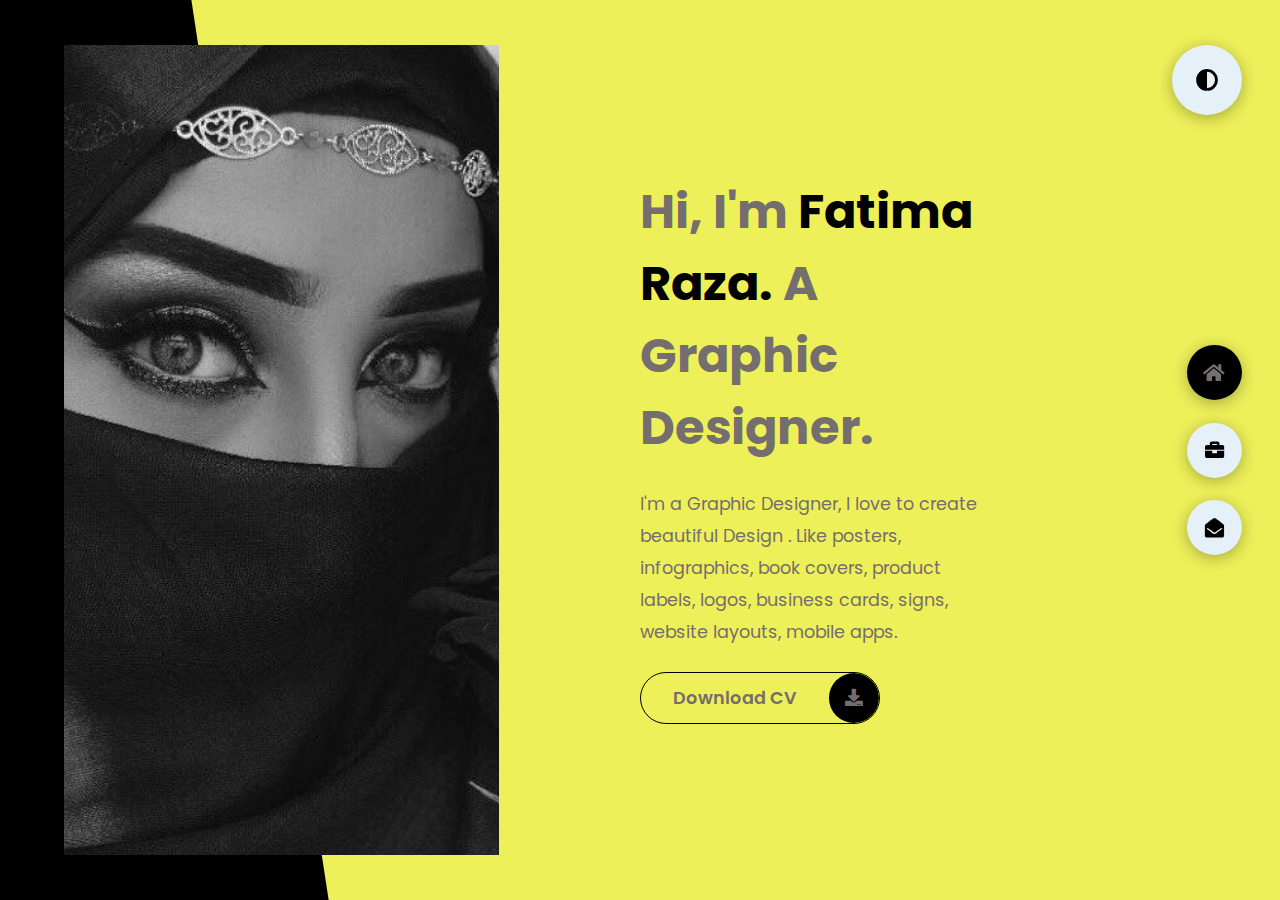
<file: fatima raza/index.html>
<!DOCTYPE html>
<html lang="en">
<head>
    <meta charset="UTF-8">
    <meta http-equiv="X-UA-Compatible" content="IE=edge">
    <meta name="viewport" content="width=device-width, initial-scale=1.0">
    <title>Fatima Raza</title>
    <link rel="stylesheet" href="styles/styles.css">
    <link rel="preconnect" href="https://fonts.googleapis.com">
    <link rel="preconnect" href="https://fonts.gstatic.com" crossorigin>
    <link rel="stylesheet" href="https://cdnjs.cloudflare.com/ajax/libs/font-awesome/5.15.4/css/all.min.css" integrity="sha512-1ycn6IcaQQ40/MKBW2W4Rhis/DbILU74C1vSrLJxCq57o941Ym01SwNsOMqvEBFlcgUa6xLiPY/NS5R+E6ztJQ==" crossorigin="anonymous" referrerpolicy="no-referrer" />
    <link href="https://fonts.googleapis.com/css2?family=Poppins:wght@400;500;600;700;800&display=swap" rel="stylesheet">
</head>
<body class="main-content">

    <header class="container header active" id="home">
        <div class="header-content">
            <div class="left-header">
                <div class="h-shape"></div>
                <div class="image">
                    <img src="img/hero.png" alt="">
                </div>
            </div>
            <div class="right-header">
                <h1 class="name">
                    Hi, I'm <span>Fatima Raza.</span>
                    A Graphic Designer.
                </h1>
                <p>
                    I'm a Graphic Designer, I love to create beautiful Design .
                    Like posters, infographics, book covers, product labels, logos,
                    business cards, signs, website layouts, mobile apps.
                </p>
                <div class="btn-con">
                    <a href="" class="main-btn">
                        <span class="btn-text">Download CV</span>
                        <span class="btn-icon"><i class="fas fa-download"></i></span>
                    </a>
                </div>
            </div>
        </div>
    </header>
    <main>
        
        <section class="container" id="portfolio">
            <div class="main-title">
                <h2>My <span>Portfolio</span><span class="bg-text">My Work</span></h2>
            </div>
            <p class="port-text">
                Here is some of my work that I've done some orders.
            </p>
            <div class="portfolios">
                <div class="portfolio-item">
                    <div class="image">
                        <img src="img/port1.jpg" alt="">
                    
                <div class="portfolio-item">
                    <div class="image">
                        <img src="img/port2.jpg" alt="">
                    
                <div class="portfolio-item">
                    <div class="image">
                        <img src="img/port3.jpg" alt="">
                    
                <div class="portfolio-item">
                    <div class="image">
                        <img src="img/port4.jpg" alt="">
                    
                <div class="portfolio-item">
                    <div class="image">
                        <img src="img/port5.jpg" alt="">
                    
                <div class="portfolio-item">
                    <div class="image">
                        <img src="img/port6.jpg" alt="">
                    
                <div class="portfolio-item">
                    <div class="image">
                        <img src="img/port7.jpg" alt="">
                    
                </div>
            </div>
        </section>
        
        <section class="container contact" id="contact">
            <div class="contact-container">
                <div class="main-title">
                    <h2>Contact <span>Me</span></h2>
                </div>
                <div class="contact-content-con">
                    <div class="left-contact">
                        <h4>Contact me here</h4>
                        <p>
                            "Don't let anyone tell you that you can't do something. Especially not yourself
                        </p>
                        <div class="contact-info">
                            <div class="contact-item">
                                <div class="icon">
                                    <i class="fas fa-map-marker-alt"></i>
                                    <span>Location</span>
                                </div>
                                <p>
                                    : Gulshan e hadeed , karachi
                                </p>
                            </div>
                            <div class="contact-item">
                                <div class="icon">
                                    <i class="fas fa-envelope"></i>
                                    <span>Email</span>
                                </div>
                                <p>
                                    <span>: kinzarazahussain@gmail.com</span>
                                </p>
                            </div>
                            <div class="contact-item">
                                <div class="icon">
                                    <i class="fas fa-user-graduate"></i>
                                    <span>Education</span>
                                </div>
                                <p>
                                    <span>:poly technical institute karachi </span>
                                </p>
                            </div>
                            <div class="contact-item">
                                <div class="icon">
                                    <i class="fas fa-user-graduate"></i>
                                    <span>Mobile Number</span>
                                </div>
                                <p>
                                    <span>: 03335456465</span>
                                </p>
                            </div>
                            <div class="contact-item">
                                <div class="icon">
                                    <i class="fas fa-globe-africa"></i>
                                    <span>Languages</span>
                                </div>
                                <p>
                                    <span>: urdu, English, sindhi</span>
                                </p>
                            </div>
                        </div>
                        <div class="contact-icons">
                            <div class="contact-icon">
                                <a href="www.facebook.com" target="_blank">
                                    <i class="fab fa-facebook-f"></i>
                                </a>
                                
                                <a href="#" target="_blank">
                                    <i class="fab fa-youtube"></i>
                                </a>
                            </div>
                        </div>
                    </div>
                    <div class="right-contact">
                        <form action="" class="contact-form">
                            <div class="input-control i-c-2">
                                <input type="text" required placeholder="YOUR NAME">
                                <input type="email" required placeholder="YOUR EMAIL">
                            </div>
                            <div class="input-control">
                                <input type="text" required placeholder="ENTER SUBJECT">
                            </div>
                            <div class="input-control">
                                <textarea name="" id="" cols="15" rows="8" placeholder="Message Here..."></textarea>
                            </div>
                            <div class="submit-btn">
                                <a href="#" class="main-btn">
                                    <span class="btn-text">Download CV</span>
                                    <span class="btn-icon"><i class="fas fa-download"></i></span>
                                </a>
                            </div>
                        </form>
                    </div>
                </div>
            </div>
        </section>
    </main>

    <div class="controls">
        <div class="control active-btn" data-id="home" >
            <i class="fas fa-home"></i>
        </div>
        
        <div class="control" data-id="portfolio">
            <i class="fas fa-briefcase"></i>
        </div>
        
        <div class="control" data-id="contact">
            <i class="fas fa-envelope-open"></i>
        </div>
    </div>
    <div class="theme-btn">
        <i class="fas fa-adjust"></i>
    </div>
    <script src="app.js"></script>
</body>
</html>
</file>
<file: fatima raza/styles/styles.css>
* {
  margin: 0;
  padding: 0;
  box-sizing: border-box;
  list-style: none;
}

:root {
  --color-primary: #edf059;
  --color-secondary: #000000;
  --color-white: #756e6e;
  --color-black: rgb(236, 229, 229);
  --color-grey0: #161414;
  --color-grey-1: #dbe1e8;
  --color-grey-2: #000000;
  --color-grey-3: #dbe3e9;
  --color-grey-4: #e6f0f8;
  --color-grey-5: #bcc3cf;
  --color-grey-6: #faf1f1;
  --br-sm-2: 14px;
  --box-shadow-1: 0 3px 15px rgba(0,0,0,.3);
}

.light-mode {
  --color-primary: #ffffff;
  --color-secondary: #17da37;
  --color-white: #030303;
  --color-black: rgb(0, 0, 0);
  --color-grey0: #000000;
  --color-grey-1: #e3eff8;
  --color-grey-2: #050505;
  --color-grey-3: #cdd2d6;
  --color-grey-4: #ffffff;
  --color-grey-5: #ffe8e8;
  --color-grey-6: #ffffff;
}

body {
  background-color: var(--color-primary);
  font-family: "Poppins", sans-serif;
  font-size: 1.1rem;
  color: var(--color-white);
  transition: all 0.4s ease-in-out;
}

a {
  display: inline-block;
  text-decoration: none;
  color: inherit;
  font-family: inherit;
}

header {
  min-height: 100vh;
  color: var(--color-white);
  overflow: hidden;
  padding: 0 !important;
}

section {
  min-height: 100vh;
  width: 100%;
  position: absolute;
  left: 0;
  top: 0;
  padding: 3rem 18rem;
}

.container {
  display: none;
  transform: translateY(-100%) scale(0);
  transition: all 0.4s ease-in-out;
  background-color: var(--color-primary);
}

.active {
  display: block;
  animation: appear 1s ease-in-out;
  transform: translateY(0) scaleY(1);
}
@keyframes appear {
  0% {
    transform: translateY(-100%) scaleY(0);
  }
  100% {
    transform: translateY(0) scaleY(1);
  }
}

.controls {
  position: fixed;
  z-index: 10;
  top: 50%;
  right: 3%;
  display: flex;
  flex-direction: column;
  align-items: center;
  justify-content: center;
  transform: translateY(-50%);
}
.controls .control {
  padding: 1rem;
  cursor: pointer;
  background-color: var(--color-grey-4);
  width: 55px;
  height: 55px;
  border-radius: 50%;
  display: flex;
  justify-content: center;
  align-items: center;
  margin: 0.7rem 0;
  box-shadow: var(--box-shadow-1);
}
.controls .control i {
  font-size: 1.2rem;
  color: var(--color-grey-2);
  pointer-events: none;
}
.controls .active-btn {
  background-color: var(--color-secondary);
  transition: all 0.4s ease-in-out;
}
.controls .active-btn i {
  color: var(--color-white);
}

.theme-btn {
  top: 5%;
  right: 3%;
  width: 70px;
  height: 70px;
  border-radius: 50%;
  background-color: var(--color-grey-4);
  cursor: pointer;
  position: fixed;
  display: flex;
  justify-content: center;
  align-items: center;
  box-shadow: 0 3px 15px rgba(0, 0, 0, 0.3);
  transition: all 0.1s ease-in-out;
}
.theme-btn:active {
  transform: translateY(-3px);
}
.theme-btn i {
  font-size: 1.4rem;
  color: var(--color-grey-2);
  pointer-events: none;
}

/*Header-content*/
.header-content {
  display: grid;
  grid-template-columns: repeat(2, 1fr);
  min-height: 100vh;
}
.header-content .left-header {
  display: flex;
  align-items: center;
  position: relative;
}
.header-content .left-header .h-shape {
  transition: all 0.4s ease-in-out;
  width: 65%;
  height: 100%;
  background-color: var(--color-secondary);
  position: absolute;
  left: 0;
  top: 0;
  z-index: -1;
  clip-path: polygon(0 0, 46% 0, 79% 100%, 0% 100%);
}
.header-content .left-header .image {
  border-radius: var(--br-sm-2);
  height: 90%;
  width: 68%;
  margin-left: 4rem;
  background-color: var(--color-black);
  transition: all 0.4s ease-in-out;
}
.header-content .left-header .image img {
  width: 100%;
  height: 100%;
  object-fit: cover;
  transition: all 0.4s ease-in-out;
  filter: grayscale(100%);
}
.header-content .left-header .image img:hover {
  filter: grayscale(0);
}
.header-content .right-header {
  display: flex;
  flex-direction: column;
  justify-content: center;
  padding-right: 18rem;
}
.header-content .right-header .name {
  font-size: 3rem;
}
.header-content .right-header .name span {
  color: var(--color-secondary);
}
.header-content .right-header p {
  margin: 1.5rem 0;
  line-height: 2rem;
}

/*About*/
.about-container {
  display: grid;
  grid-template-columns: repeat(2, 1fr);
  padding-top: 3.5rem;
  padding-bottom: 5rem;
}
.about-container .right-about {
  display: grid;
  grid-template-columns: repeat(2, 1fr);
  grid-gap: 2rem;
}
.about-container .right-about .about-item {
  border: 1px solid var(--color-grey-5);
  border-radius: 5px;
  transition: all 0.4s ease-in-out;
  box-shadow: 1px 2px 15px rgba(0, 0, 0, 0.1);
}
.about-container .right-about .about-item:hover {
  cursor: default;
  transform: translateY(-5px);
  border: 1px solid var(--color-secondary);
  box-shadow: 1px 4px 15px rgba(0, 0, 0, 0.32);
}
.about-container .right-about .about-item .abt-text {
  padding: 1.5rem;
  display: flex;
  flex-direction: column;
}
.about-container .right-about .about-item .abt-text .large-text {
  font-size: 3rem;
  font-weight: 700;
  color: var(--color-secondary);
}
.about-container .right-about .about-item .abt-text .small-text {
  padding-left: 3rem;
  position: relative;
  text-transform: uppercase;
  font-size: 1.2rem;
  color: var(--color-grey-1);
  letter-spacing: 2px;
}
.about-container .right-about .about-item .abt-text .small-text::before {
  content: "";
  position: absolute;
  left: 0;
  top: 15px;
  width: 2rem;
  height: 2px;
  background-color: var(--color-grey-5);
}
.about-container .left-about {
  padding-right: 5rem;
}
.about-container .left-about p {
  line-height: 2rem;
  padding: 1rem;
  color: var(--color-grey-1);
}
.about-container .left-about h4 {
  font-size: 2rem;
  text-transform: uppercase;
}

.about-stats {
  padding-bottom: 4rem;
}
.about-stats .progress-bars {
  display: grid;
  grid-template-columns: repeat(2, 1fr);
  grid-gap: 2rem;
}
.about-stats .progress-bars .progress-bar {
  display: flex;
  flex-direction: column;
}
.about-stats .progress-bars .progress-bar .prog-title {
  text-transform: uppercase;
  font-weight: 500;
}
.about-stats .progress-bars .progress-bar .progress-con {
  display: flex;
  align-items: center;
}
.about-stats .progress-bars .progress-bar .progress-con .prog-text {
  color: var(--color-grey-2);
}
.about-stats .progress-bars .progress-bar .progress-con .progress {
  width: 100%;
  height: 0.45rem;
  background-color: var(--color-grey-4);
  margin-left: 1rem;
  position: relative;
}
.about-stats .progress-bars .progress-bar .progress-con .progress span {
  position: absolute;
  top: 0;
  left: 0;
  height: 100%;
  background-color: var(--color-secondary);
  transition: all 0.4s ease-in-out;
  width: 60%;
}
.about-stats .progress-bars .progress-bar .progress-con .progress .html {
  width: 80%;
}
.about-stats .progress-bars .progress-bar .progress-con .progress .css {
  width: 95%;
}
.about-stats .progress-bars .progress-bar .progress-con .progress .js {
  width: 75%;
}
.about-stats .progress-bars .progress-bar .progress-con .progress .react {
  width: 60%;
}
.about-stats .progress-bars .progress-bar .progress-con .progress .node {
  width: 87%;
}
.about-stats .progress-bars .progress-bar .progress-con .progress .python {
  width: 70%;
}

.stat-title {
  text-transform: uppercase;
  font-size: 1.4rem;
  text-align: center;
  padding: 3.5rem 0;
  position: relative;
}
.stat-title::before {
  content: "";
  position: absolute;
  left: 50%;
  top: 0;
  width: 40%;
  height: 1px;
  background-color: var(--color-grey-5);
  transform: translateX(-50%);
}

/*Timeline*/
.timeline {
  display: grid;
  grid-template-columns: repeat(2, 1fr);
  grid-gap: 2rem;
  padding-bottom: 3rem;
}
.timeline .timeline-item {
  position: relative;
  padding-left: 3rem;
  border-left: 1px solid var(--color-grey-5);
}
.timeline .timeline-item .tl-icon {
  position: absolute;
  left: -27px;
  top: 0;
  background-color: var(--color-secondary);
  width: 50px;
  height: 50px;
  border-radius: 50%;
  display: flex;
  align-items: center;
  justify-content: center;
}
.timeline .timeline-item .tl-icon i {
  font-size: 1.3rem;
}
.timeline .timeline-item .tl-duration {
  padding: 0.2rem 0.6rem;
  background-color: var(--color-grey-5);
  border-radius: 15px;
  display: inline-block;
  font-size: 0.8rem;
  text-transform: uppercase;
  font-weight: 500;
}
.timeline .timeline-item h5 {
  padding: 1rem 0;
  text-transform: uppercase;
  font-size: 1.3rem;
  font-weight: 600;
}
.timeline .timeline-item h5 span {
  color: var(--color-grey-2);
  font-weight: 500;
  font-size: 1.2rem;
}
.timeline .timeline-item p {
  color: var(--color-grey-2);
}

.port-text {
  padding: 2rem 0;
  text-align: center;
}

.portfolios {
  display: grid;
  grid-template-columns: repeat(3, 1fr);
  grid-gap: 2rem;
  margin-top: 3rem;
}
.portfolios .portfolio-item {
  position: relative;
  border-radius: 15px;
}
.portfolios .portfolio-item img {
  width: 100%;
  height: 300px;
  object-fit: cover;
  border-radius: 15px;
}
.portfolios .portfolio-item .hover-items {
  width: 100%;
  height: 100%;
  background-color: var(--color-secondary);
  position: absolute;
  left: 0;
  top: 0;
  border-radius: 15px;
  display: flex;
  justify-content: center;
  align-items: center;
  flex-direction: column;
  opacity: 0;
  transform: scale(0);
  transition: all 0.4s ease-in-out;
}
.portfolios .portfolio-item .hover-items h3 {
  font-size: 1.5rem;
  color: var(--color-white);
  margin-bottom: 1.5rem;
}
.portfolios .portfolio-item .hover-items .icons {
  display: flex;
  justify-content: center;
  align-items: center;
}
.portfolios .portfolio-item .hover-items .icons .icon {
  background-color: var(--color-primary);
  border-radius: 50%;
  width: 50px;
  height: 50px;
  display: flex;
  align-items: center;
  justify-content: center;
  margin: 0 1rem;
  cursor: pointer;
  transition: all 0.4s ease-in-out;
}
.portfolios .portfolio-item .hover-items .icons .icon i {
  font-size: 1.5rem;
  color: var(--color-white);
  margin: 0 1rem;
}
.portfolios .portfolio-item .hover-items .icons .icon:hover {
  background-color: var(--color-white);
}
.portfolios .portfolio-item .hover-items .icons .icon:hover i {
  color: var(--color-primary);
}

.portfolio-item:hover .hover-items {
  opacity: 1;
  transform: scale(1);
}

.blogs {
  display: grid;
  grid-template-columns: repeat(3, 1fr);
  grid-gap: 2rem;
  margin-top: 3rem;
}
.blogs .blog {
  position: relative;
  background-color: var(--color-grey-5);
  border-radius: 5px;
  box-shadow: 1px 1px 20px rgba(0, 0, 0, 0.1);
  transition: all 0.4s ease-in-out;
}
.blogs .blog:hover {
  box-shadow: 1px 1px 20px rgba(245, 245, 245, 0.3);
  transform: translateY(-5px);
  transition: all 0.4s ease-in-out;
}
.blogs .blog:hover img {
  filter: grayscale(0);
  transform: scale(1.1);
  box-shadow: 0px 4px 15px rgba(236, 236, 236, 0.8);
}
.blogs .blog img {
  width: 100%;
  height: 300px;
  object-fit: cover;
  border-top-left-radius: 5px;
  border-top-right-radius: 5px;
  filter: grayscale(100%);
  transition: all 0.4s ease-in-out;
}
.blogs .blog .blog-text {
  margin-top: -7px;
  padding: 1.1rem;
  border-top: 8px solid var(--color-secondary);
}
.blogs .blog .blog-text h4 {
  font-size: 1.5rem;
  margin-bottom: 0.7rem;
  transition: all 0.4s ease-in-out;
  cursor: pointer;
}
.blogs .blog .blog-text h4:hover {
  color: var(--color-secondary);
}
.blogs .blog .blog-text p {
  color: var(--color-grey-2);
  line-height: 2rem;
  padding-bottom: 1rem;
}

.contact-content-con {
  display: flex;
  padding-top: 3.5rem;
}
.contact-content-con .left-contact {
  flex: 2;
}
.contact-content-con .left-contact h4 {
  margin-top: 1rem;
  font-size: 2rem;
  text-transform: uppercase;
}
.contact-content-con .left-contact p {
  margin: 1rem 0;
  line-height: 2rem;
}
.contact-content-con .left-contact .contact-info .contact-item {
  display: flex;
  align-items: center;
  justify-content: space-between;
}
.contact-content-con .left-contact .contact-info .contact-item p {
  margin: 0.3rem 0 !important;
  padding: 0 !important;
}
.contact-content-con .left-contact .contact-info .contact-item .icon {
  display: grid;
  grid-template-columns: 40px 1fr;
}
.contact-content-con .left-contact .contact-info .contact-item .icon i {
  display: flex;
  align-items: center;
  font-size: 1.3rem;
}
.contact-content-con .left-contact .contact-icon {
  display: flex;
  margin-top: 2rem;
}
.contact-content-con .left-contact .contact-icon a {
  display: flex;
  align-items: center;
  color: var(--color-white);
  background-color: var(--color-grey-5);
  cursor: pointer;
  justify-content: center;
  width: 50px;
  height: 50px;
  border-radius: 50%;
  margin: 0 0.4rem;
  transition: all 0.4s ease-in-out;
}
.contact-content-con .left-contact .contact-icon a:hover {
  background-color: var(--color-secondary);
}
.contact-content-con .left-contact .contact-icon a:hover i {
  color: var(--color-primary);
}
.contact-content-con .left-contact .contact-icon a i {
  display: flex;
  align-items: center;
  justify-content: center;
  font-size: 1.3rem;
}
.contact-content-con .right-contact {
  flex: 3;
  margin-left: 3rem;
}
.contact-content-con .right-contact .input-control {
  margin: 1.5rem 0;
}
.contact-content-con .right-contact .input-control input, .contact-content-con .right-contact .input-control textarea {
  border-radius: 30px;
  font-weight: inherit;
  font-size: inherit;
  font-family: inherit;
  padding: 0.8rem 1.1rem;
  outline: none;
  border: none;
  background-color: var(--color-grey-5);
  width: 100%;
  color: var(--color-white);
  resize: none;
}
.contact-content-con .right-contact .i-c-2 {
  display: flex;
}
.contact-content-con .right-contact .i-c-2 :last-child {
  margin-left: 1.5rem;
}
.contact-content-con .right-contact .submit-btn {
  display: flex;
  justify-content: flex-start;
}

/*Independed components*/
.btn-con {
  display: flex;
  align-self: flex-start;
}

.main-btn {
  border-radius: 30px;
  color: inherit;
  font-weight: 600;
  position: relative;
  border: 1px solid var(--color-secondary);
  display: flex;
  align-self: flex-start;
  align-items: center;
  overflow: hidden;
}
.main-btn .btn-text {
  padding: 0 2rem;
}
.main-btn .btn-icon {
  background-color: var(--color-secondary);
  display: flex;
  align-items: center;
  justify-content: center;
  border-radius: 50%;
  padding: 1rem;
}
.main-btn::before {
  content: "";
  position: absolute;
  top: 0;
  right: 0;
  transform: translateX(100%);
  transition: all 0.4s ease-out;
  z-index: -1;
}
.main-btn:hover {
  transition: all 0.4s ease-out;
}
.main-btn:hover::before {
  width: 100%;
  height: 100%;
  background-color: var(--color-secondary);
  transform: translateX(0);
  transition: all 0.4s ease-out;
}

.main-title {
  text-align: center;
}
.main-title h2 {
  position: relative;
  text-transform: uppercase;
  font-size: 4rem;
  font-weight: 700;
}
.main-title h2 span {
  color: var(--color-secondary);
}
.main-title h2 .bg-text {
  position: absolute;
  top: 50%;
  left: 50%;
  color: var(--color-grey-5);
  transition: all 0.4s ease-in-out;
  z-index: -1;
  transform: translate(-50%, -50%);
  font-weight: 800;
  font-size: 6.3rem;
}

.about-container .left-about p {
  padding-left: 0;
}

@media screen and (max-width: 600px) {
  header {
    padding: 0 !important;
  }

  .theme-btn {
    width: 50px;
    height: 50px;
  }

  .header-content {
    grid-template-columns: repeat(1, 1fr);
    padding-bottom: 6rem;
  }

  .left-header .h-shape {
    display: none;
  }

  .right-header {
    grid-row: 1;
    padding-right: 0rem !important;
    width: 90%;
    margin: 0 auto;
  }
  .right-header .name {
    font-size: 2.5rem !important;
    text-align: center;
    padding-top: 3rem;
  }

  .header-content .left-header .image {
    margin: 0 auto;
    width: 90%;
  }

  .controls {
    top: auto;
    bottom: 0;
    flex-direction: row;
    justify-content: center;
    left: 50%;
    transform: translateX(-50%);
    width: 100%;
    background-color: var(--color-grey-5);
  }
  .controls .control {
    margin: 1rem 0.3rem;
  }

  .about-container {
    grid-template-columns: repeat(1, 1fr);
  }
  .about-container .right-about {
    grid-template-columns: repeat(1, 1fr);
    padding-top: 2.5rem;
  }
  .about-container .left-about {
    padding-right: 0;
  }
  .about-container .left-about p {
    padding-left: 0;
  }

  .timeline {
    grid-template-columns: repeat(1, 1fr);
    padding-bottom: 6rem;
  }

  .container {
    padding: 2rem 2.5rem !important;
  }

  .about-stats .progress-bars {
    grid-template-columns: repeat(1, 1fr);
  }

  .portfolios {
    grid-template-columns: repeat(1, 1fr);
    padding-bottom: 6rem;
    margin-top: 1rem;
  }

  .blogs {
    grid-template-columns: repeat(1, 1fr);
    padding-bottom: 6rem;
  }

  .contact-content-con {
    flex-direction: column;
  }
  .contact-content-con .right-contact {
    margin-left: 0;
    margin-top: 2.5rem;
  }

  .contact-content-con .right-contact .i-c-2 {
    flex-direction: column;
  }

  .contact-content-con .right-contact .i-c-2 :last-child {
    margin-left: 0;
    margin-top: 1.5rem;
  }

  .contact-content-con .right-contact {
    margin-bottom: 6rem;
  }

  .contact-item {
    flex-direction: column;
    margin: 1rem 0;
  }
  .contact-item p {
    font-size: 15px;
    color: var(--color-grey-2);
  }
  .contact-item span {
    font-size: 15px;
  }
  .contact-item .icon {
    grid-template-columns: 25px 1fr;
  }

  .main-title h2 {
    font-size: 2rem;
  }
  .main-title h2 span {
    font-size: 2.3rem;
  }
  .main-title h2 .bg-text {
    font-size: 2.3rem;
  }
}
@media screen and (max-width: 1432px) {
  .container {
    padding: 7rem 11rem;
  }

  .contact-content-con {
    flex-direction: column;
  }
  .contact-content-con .right-contact {
    margin-left: 0;
    margin-top: 2.5rem;
  }

  .contact-content-con .right-contact .i-c-2 {
    flex-direction: column;
  }

  .contact-content-con .right-contact .i-c-2 :last-child {
    margin-left: 0;
    margin-top: 1.5rem;
  }

  .contact-content-con .right-contact {
    margin-bottom: 6rem;
  }

  .main-title h2 .bg-text {
    font-size: 5.5rem;
  }
}
@media screen and (max-width: 1250px) {
  .blogs {
    grid-template-columns: repeat(2, 1fr);
    margin-top: 6rem;
  }

  .portfolios {
    grid-template-columns: repeat(2, 1fr);
  }

  .header-content .right-header {
    padding-right: 9rem;
  }
}
@media screen and (max-width: 660px) {
  .blogs {
    grid-template-columns: repeat(1, 1fr);
  }

  .portfolios {
    grid-template-columns: repeat(1, 1fr);
  }
}
@media screen and (max-width: 1070px) {
  .about-container {
    grid-template-columns: repeat(1, 1fr);
  }
  .about-container .right-about {
    padding-top: 2.5rem;
  }

  .main-title h2 {
    font-size: 4rem;
  }
  .main-title h2 span {
    font-size: 4rem;
  }
  .main-title h2 .bg-text {
    font-size: 4.5rem;
  }
}
@media screen and (max-width: 970px) {
  .container {
    padding: 7rem 6rem;
  }

  .about-container .left-about {
    padding-right: 0rem;
  }

  .header-content {
    grid-template-columns: repeat(1, 1fr);
    padding-bottom: 6rem;
  }

  .left-header .h-shape {
    display: none;
  }
  .left-header .image {
    width: 90% !important;
    margin: 0 auto !important;
  }

  .right-header {
    grid-row: 1;
    padding-right: 0rem !important;
    width: 90%;
    margin: 0 auto;
  }
  .right-header .name {
    font-size: 2.5rem !important;
    text-align: center;
    padding-top: 3rem;
  }
}
@media screen and (max-width: 700px) {
  .container {
    padding: 7rem 3rem;
  }

  .about-stats .progress-bars {
    grid-template-columns: repeat(1, 1fr);
  }

  .about-container .right-about {
    grid-template-columns: repeat(1, 1fr);
  }

  .timeline {
    grid-template-columns: repeat(1, 1fr);
  }

  .main-title h2 {
    font-size: 3rem;
  }
  .main-title h2 span {
    font-size: 3rem;
  }
  .main-title h2 .bg-text {
    font-size: 4rem;
  }
}

/*# sourceMappingURL=styles.css.map */
</file>
